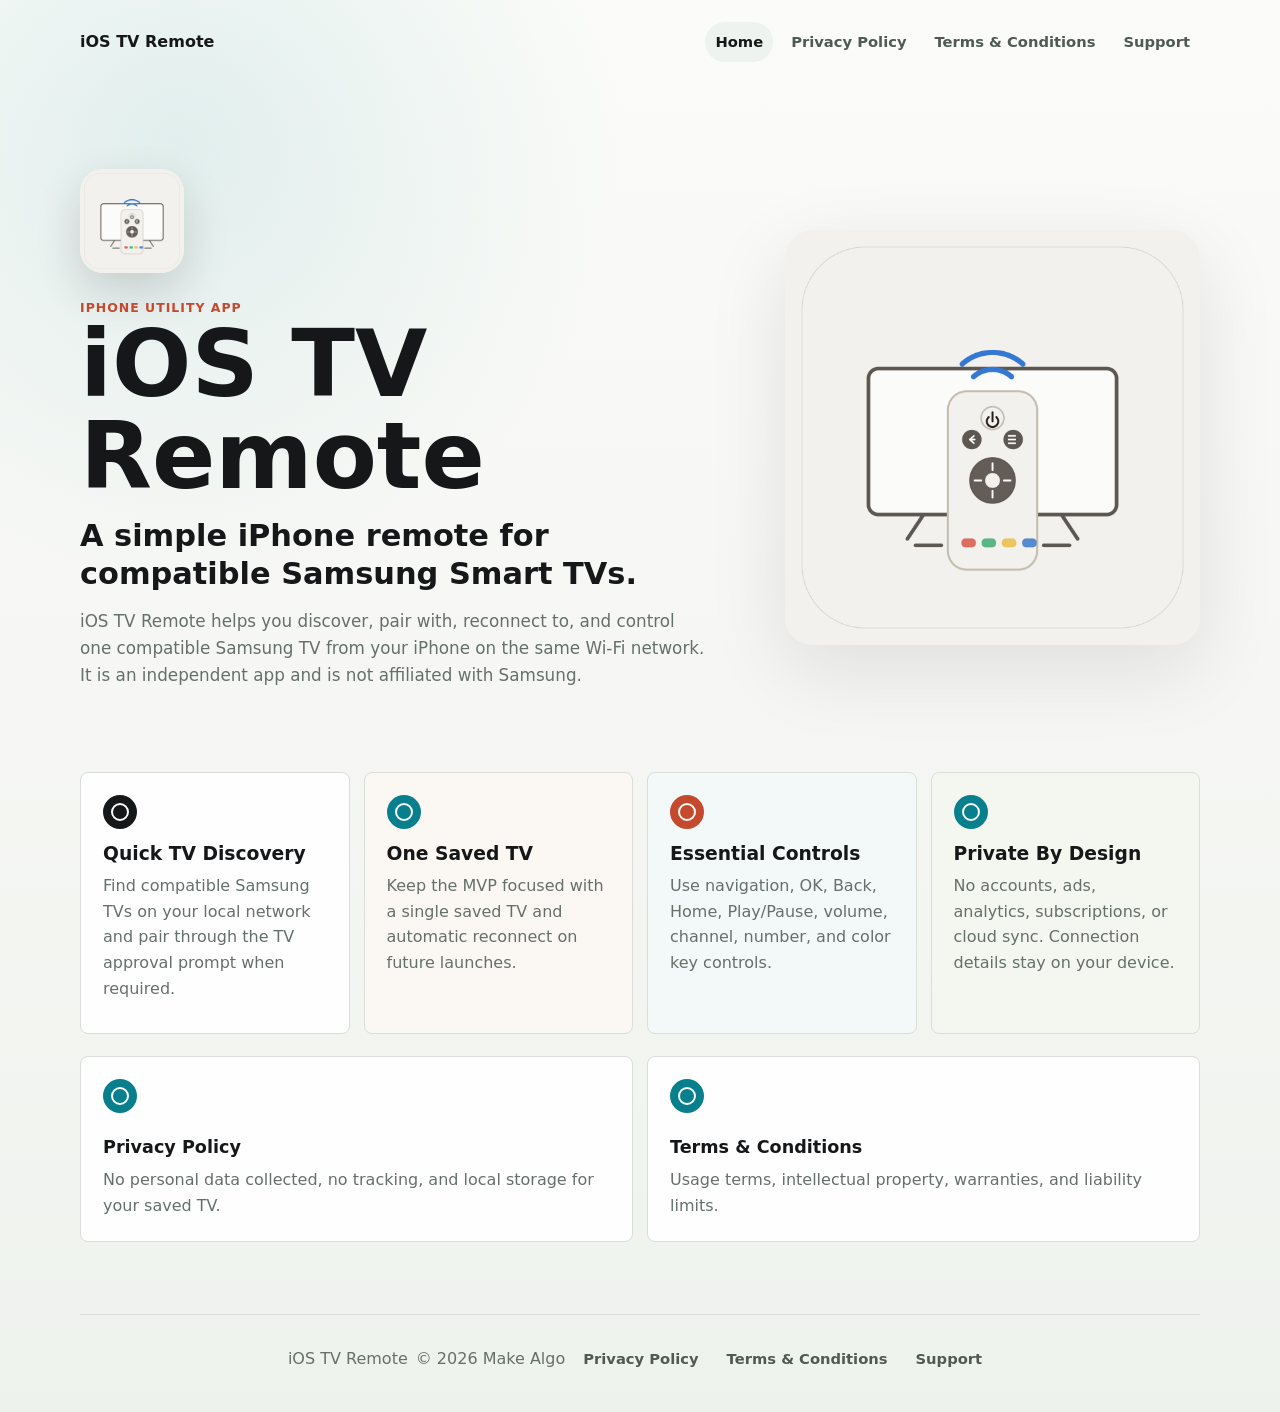
<file: index.html>
<!doctype html>
<html lang="en">
<head>
  <meta charset="utf-8">
  <meta name="viewport" content="width=device-width, initial-scale=1">
  <title>iOS TV Remote - App Info</title>
  <meta name="description" content="iOS TV Remote helps you discover, pair with, reconnect to, and control one compatible Samsung TV from your iPhone on the same Wi-Fi network.">
  <meta property="og:title" content="iOS TV Remote">
  <meta property="og:description" content="iOS TV Remote helps you discover, pair with, reconnect to, and control one compatible Samsung TV from your iPhone on the same Wi-Fi network.">
  <meta property="og:type" content="website">
  <link rel="stylesheet" href="styles.css">
</head>
<body>
  <header class="site-header">
    <a class="brand" href="index.html">iOS TV Remote</a>
    <nav><a href="index.html" class="active">Home</a>
<a href="privacy.html" class="">Privacy Policy</a>
<a href="terms.html" class="">Terms & Conditions</a>
<a href="support.html" class="">Support</a></nav>
  </header>
  <main>
    <section class="hero">
      <div class="hero-copy">
        <img class="app-icon" src="assets/app-icon.png" alt="iOS TV Remote app icon">
        <p class="eyebrow">iPhone Utility App</p>
        <h1>iOS TV Remote</h1>
        <p class="tagline">A simple iPhone remote for compatible Samsung Smart TVs.</p>
        <p class="description">iOS TV Remote helps you discover, pair with, reconnect to, and control one compatible Samsung TV from your iPhone on the same Wi-Fi network. It is an independent app and is not affiliated with Samsung.</p>
      </div>
      <div class="hero-visual" aria-hidden="true">
        <img src="assets/remote-artwork.png" alt="">
      </div>
    </section>
    <section class="feature-grid" aria-label="Features">
      <article class="feature-card">
          <span class="material-symbol" aria-hidden="true"></span>
          <h3>Quick TV Discovery</h3>
          <p>Find compatible Samsung TVs on your local network and pair through the TV approval prompt when required.</p>
        </article>
<article class="feature-card">
          <span class="material-symbol" aria-hidden="true"></span>
          <h3>One Saved TV</h3>
          <p>Keep the MVP focused with a single saved TV and automatic reconnect on future launches.</p>
        </article>
<article class="feature-card">
          <span class="material-symbol" aria-hidden="true"></span>
          <h3>Essential Controls</h3>
          <p>Use navigation, OK, Back, Home, Play/Pause, volume, channel, number, and color key controls.</p>
        </article>
<article class="feature-card">
          <span class="material-symbol" aria-hidden="true"></span>
          <h3>Private By Design</h3>
          <p>No accounts, ads, analytics, subscriptions, or cloud sync. Connection details stay on your device.</p>
        </article>
    </section>
    <section class="link-grid" aria-label="Policy links">
      <a class="link-card" href="privacy.html">
        <span class="material-symbol" aria-hidden="true"></span>
        <strong>Privacy Policy</strong>
        <span>No personal data collected, no tracking, and local storage for your saved TV.</span>
      </a>
      <a class="link-card" href="terms.html">
        <span class="material-symbol" aria-hidden="true"></span>
        <strong>Terms & Conditions</strong>
        <span>Usage terms, intellectual property, warranties, and liability limits.</span>
      </a>
    </section>
  </main>
  <footer class="site-footer">
    <span>iOS TV Remote</span>
    <span>&copy; 2026 Make Algo</span>
    <a href="privacy.html">Privacy Policy</a>
    <a href="terms.html">Terms & Conditions</a>
    <a href="support.html">Support</a>
  </footer>
</body>
</html>
</file>
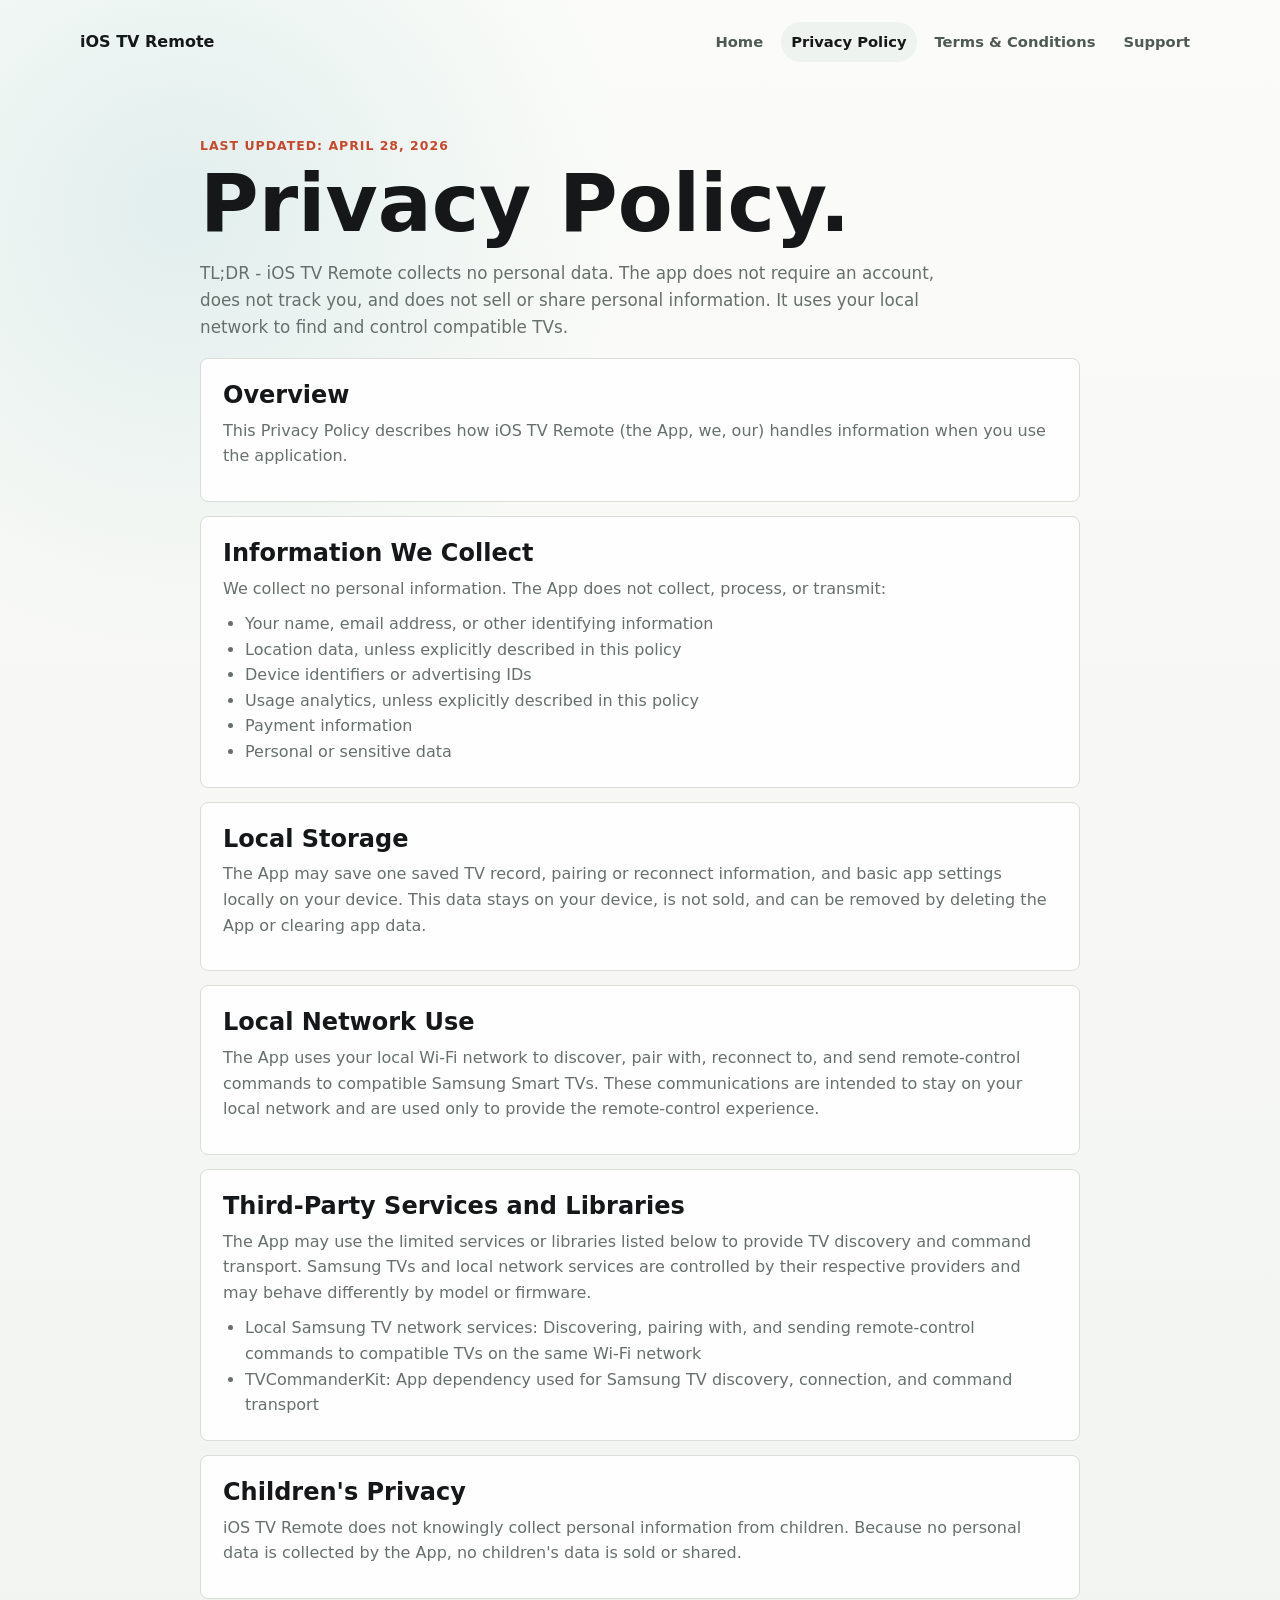
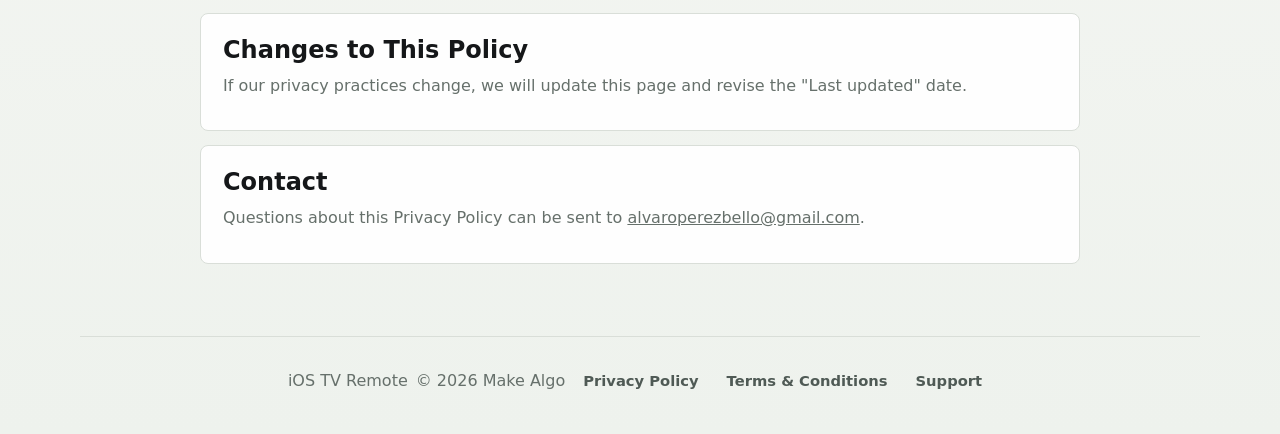
<file: privacy.html>
<!doctype html>
<html lang="en">
<head>
  <meta charset="utf-8">
  <meta name="viewport" content="width=device-width, initial-scale=1">
  <title>Privacy Policy - iOS TV Remote</title>
  <meta name="description" content="iOS TV Remote helps you discover, pair with, reconnect to, and control one compatible Samsung TV from your iPhone on the same Wi-Fi network.">
  <meta property="og:title" content="iOS TV Remote">
  <meta property="og:description" content="iOS TV Remote helps you discover, pair with, reconnect to, and control one compatible Samsung TV from your iPhone on the same Wi-Fi network.">
  <meta property="og:type" content="website">
  <link rel="stylesheet" href="styles.css">
</head>
<body>
  <header class="site-header">
    <a class="brand" href="index.html">iOS TV Remote</a>
    <nav><a href="index.html" class="">Home</a>
<a href="privacy.html" class="active">Privacy Policy</a>
<a href="terms.html" class="">Terms & Conditions</a>
<a href="support.html" class="">Support</a></nav>
  </header>
  <main class="legal-page">
    <p class="eyebrow">Last Updated: April 28, 2026</p>
    <h1>Privacy Policy.</h1>
    <p class="lede">TL;DR - iOS TV Remote collects no personal data. The app does not require an account, does not track you, and does not sell or share personal information. It uses your local network to find and control compatible TVs.</p>
    <section class="legal-section" id="overview"><h2>Overview</h2><p>This Privacy Policy describes how iOS TV Remote (the App, we, our) handles information when you use the application.</p></section><section class="legal-section" id="information-we-collect"><h2>Information We Collect</h2><p>We collect no personal information. The App does not collect, process, or transmit:</p><ul><li>Your name, email address, or other identifying information</li>
<li>Location data, unless explicitly described in this policy</li>
<li>Device identifiers or advertising IDs</li>
<li>Usage analytics, unless explicitly described in this policy</li>
<li>Payment information</li>
<li>Personal or sensitive data</li></ul></section><section class="legal-section" id="local-storage"><h2>Local Storage</h2><p>The App may save one saved TV record, pairing or reconnect information, and basic app settings locally on your device. This data stays on your device, is not sold, and can be removed by deleting the App or clearing app data.</p></section><section class="legal-section" id="network-use"><h2>Local Network Use</h2><p>The App uses your local Wi-Fi network to discover, pair with, reconnect to, and send remote-control commands to compatible Samsung Smart TVs. These communications are intended to stay on your local network and are used only to provide the remote-control experience.</p></section><section class="legal-section" id="third-party-services"><h2>Third-Party Services and Libraries</h2><p>The App may use the limited services or libraries listed below to provide TV discovery and command transport. Samsung TVs and local network services are controlled by their respective providers and may behave differently by model or firmware.</p><ul><li>Local Samsung TV network services: Discovering, pairing with, and sending remote-control commands to compatible TVs on the same Wi-Fi network</li>
<li>TVCommanderKit: App dependency used for Samsung TV discovery, connection, and command transport</li></ul></section><section class="legal-section" id="children-s-privacy"><h2>Children&#x27;s Privacy</h2><p>iOS TV Remote does not knowingly collect personal information from children. Because no personal data is collected by the App, no children's data is sold or shared.</p></section><section class="legal-section" id="changes-to-this-policy"><h2>Changes to This Policy</h2><p>If our privacy practices change, we will update this page and revise the "Last updated" date.</p></section><section class="legal-section" id="contact"><h2>Contact</h2><p>Questions about this Privacy Policy can be sent to <a href="mailto:alvaroperezbello@gmail.com">alvaroperezbello@gmail.com</a>.</p></section>
  </main>
  <footer class="site-footer">
    <span>iOS TV Remote</span>
    <span>&copy; 2026 Make Algo</span>
    <a href="privacy.html">Privacy Policy</a>
    <a href="terms.html">Terms & Conditions</a>
    <a href="support.html">Support</a>
  </footer>
</body>
</html>
</file>
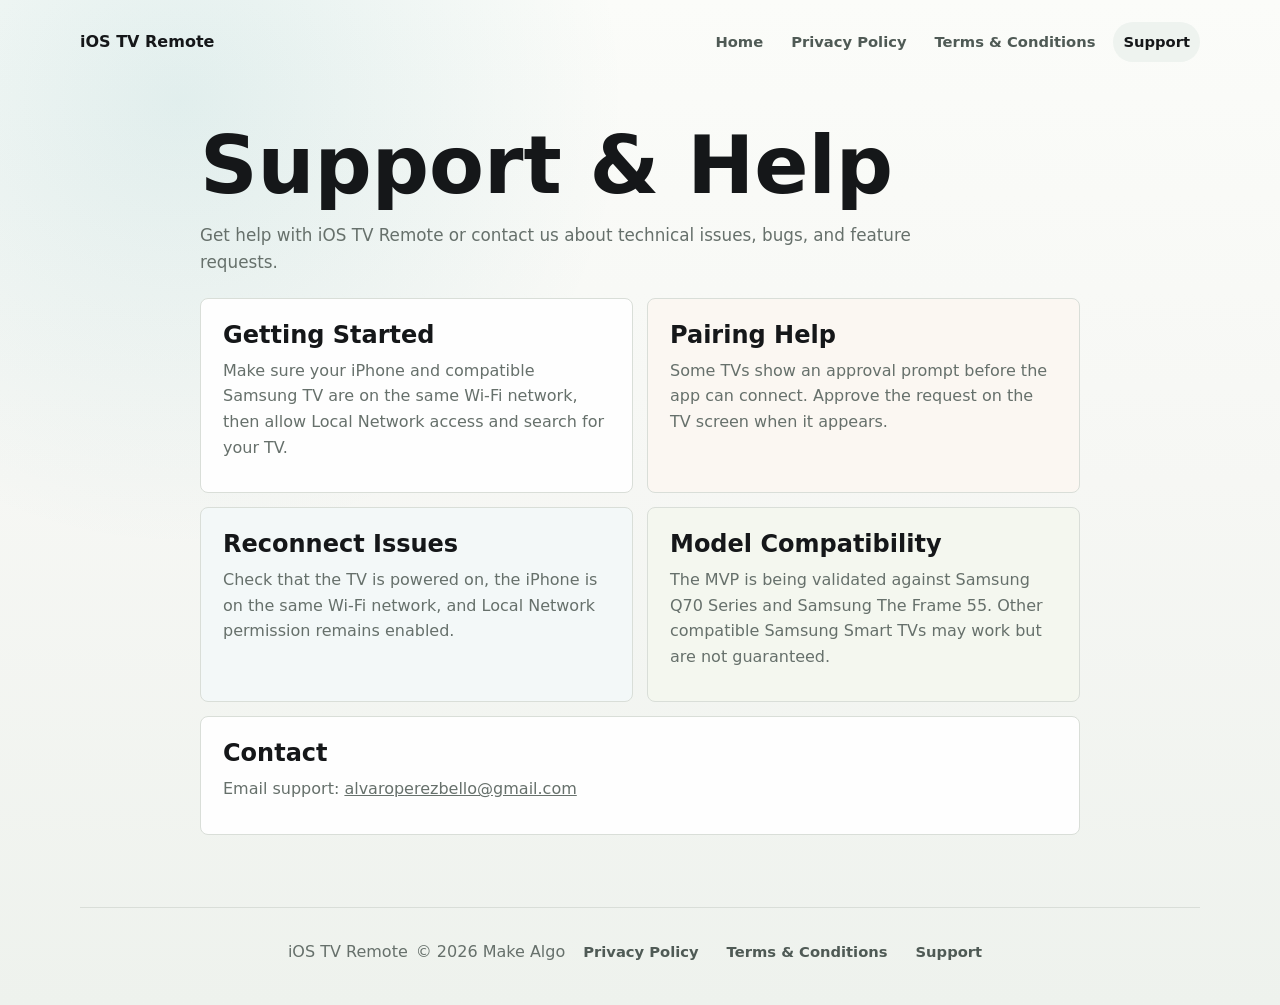
<file: support.html>
<!doctype html>
<html lang="en">
<head>
  <meta charset="utf-8">
  <meta name="viewport" content="width=device-width, initial-scale=1">
  <title>Support - iOS TV Remote</title>
  <meta name="description" content="iOS TV Remote helps you discover, pair with, reconnect to, and control one compatible Samsung TV from your iPhone on the same Wi-Fi network.">
  <meta property="og:title" content="iOS TV Remote">
  <meta property="og:description" content="iOS TV Remote helps you discover, pair with, reconnect to, and control one compatible Samsung TV from your iPhone on the same Wi-Fi network.">
  <meta property="og:type" content="website">
  <link rel="stylesheet" href="styles.css">
</head>
<body>
  <header class="site-header">
    <a class="brand" href="index.html">iOS TV Remote</a>
    <nav><a href="index.html" class="">Home</a>
<a href="privacy.html" class="">Privacy Policy</a>
<a href="terms.html" class="">Terms & Conditions</a>
<a href="support.html" class="active">Support</a></nav>
  </header>
  <main class="support-page">
    <h1>Support & Help</h1>
    <p class="lede">Get help with iOS TV Remote or contact us about technical issues, bugs, and feature requests.</p>
    <section class="support-grid"><article class="support-card"><h2>Getting Started</h2><p>Make sure your iPhone and compatible Samsung TV are on the same Wi-Fi network, then allow Local Network access and search for your TV.</p></article>
<article class="support-card"><h2>Pairing Help</h2><p>Some TVs show an approval prompt before the app can connect. Approve the request on the TV screen when it appears.</p></article>
<article class="support-card"><h2>Reconnect Issues</h2><p>Check that the TV is powered on, the iPhone is on the same Wi-Fi network, and Local Network permission remains enabled.</p></article>
<article class="support-card"><h2>Model Compatibility</h2><p>The MVP is being validated against Samsung Q70 Series and Samsung The Frame 55. Other compatible Samsung Smart TVs may work but are not guaranteed.</p></article></section>
    <section class="contact-panel">
      <h2>Contact</h2>
      <p>Email support: <a href="mailto:alvaroperezbello@gmail.com">alvaroperezbello@gmail.com</a></p>
    </section>
  </main>
  <footer class="site-footer">
    <span>iOS TV Remote</span>
    <span>&copy; 2026 Make Algo</span>
    <a href="privacy.html">Privacy Policy</a>
    <a href="terms.html">Terms & Conditions</a>
    <a href="support.html">Support</a>
  </footer>
</body>
</html>
</file>
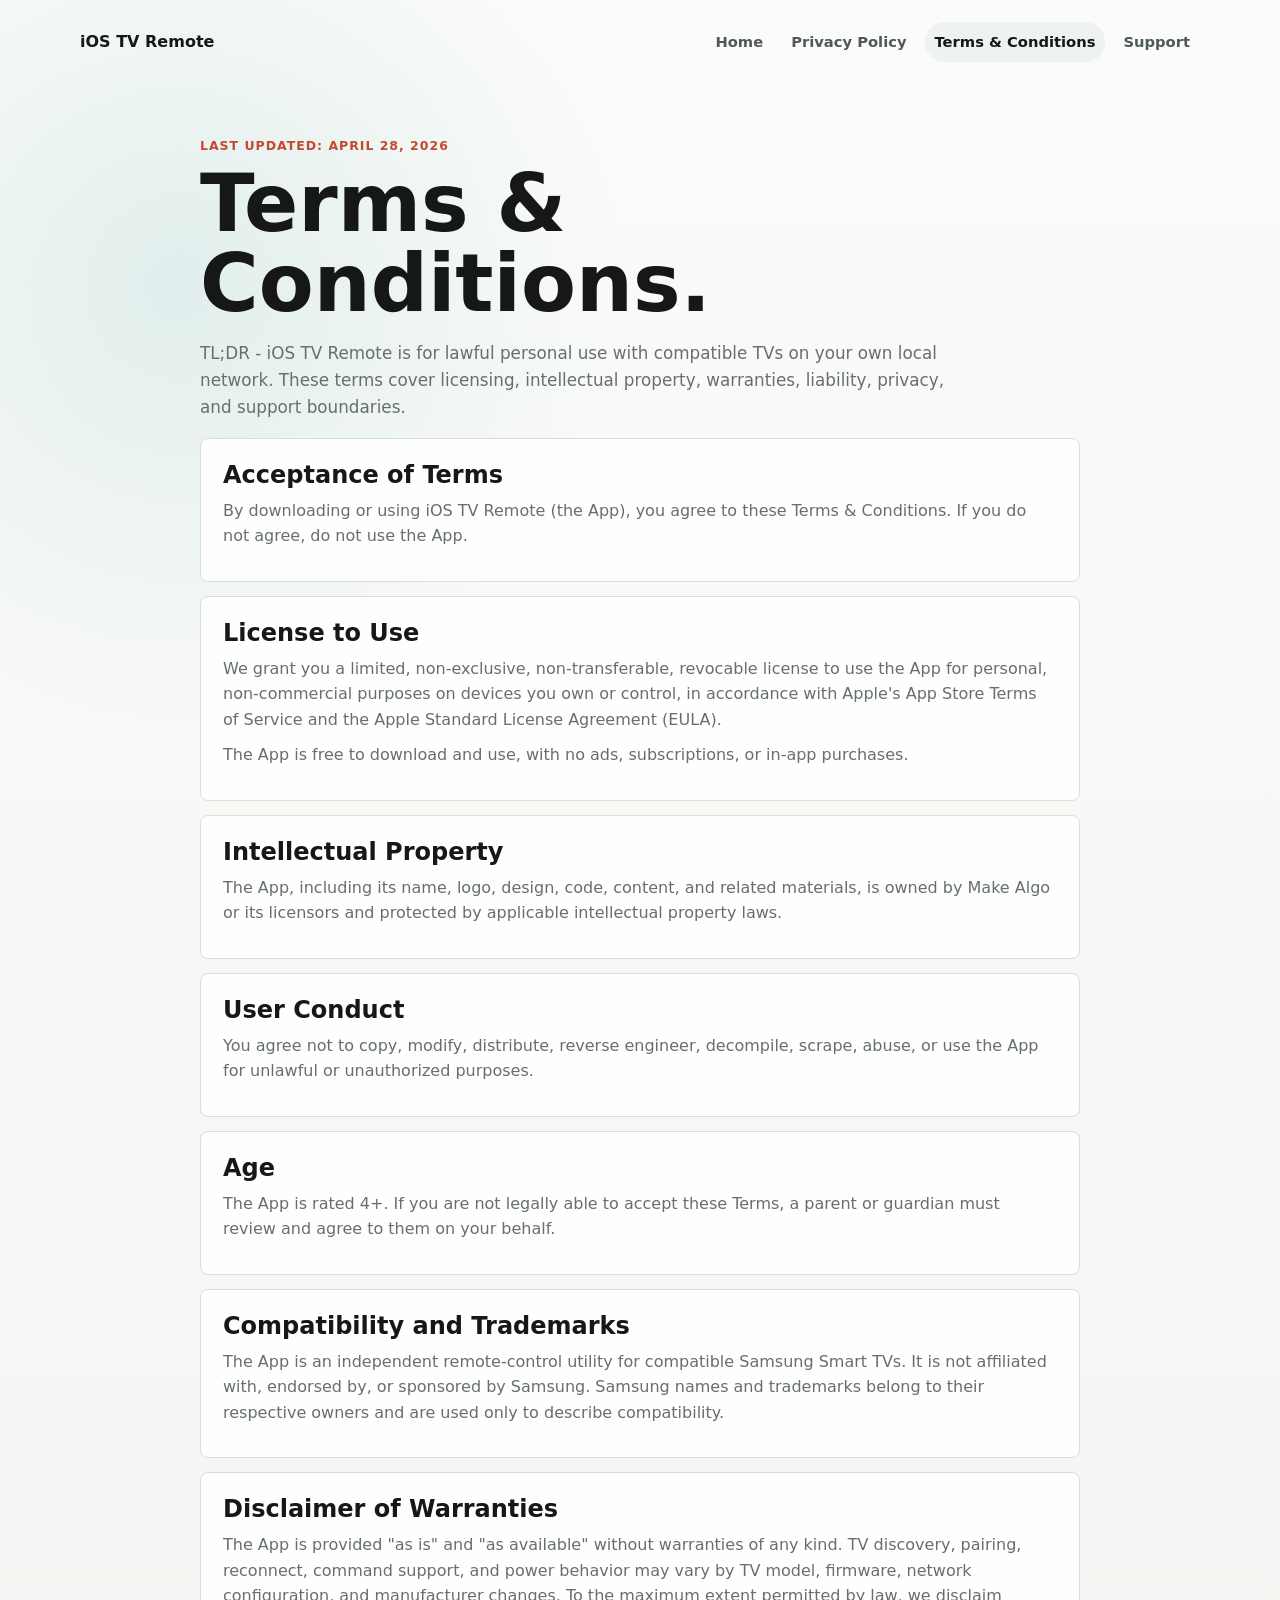
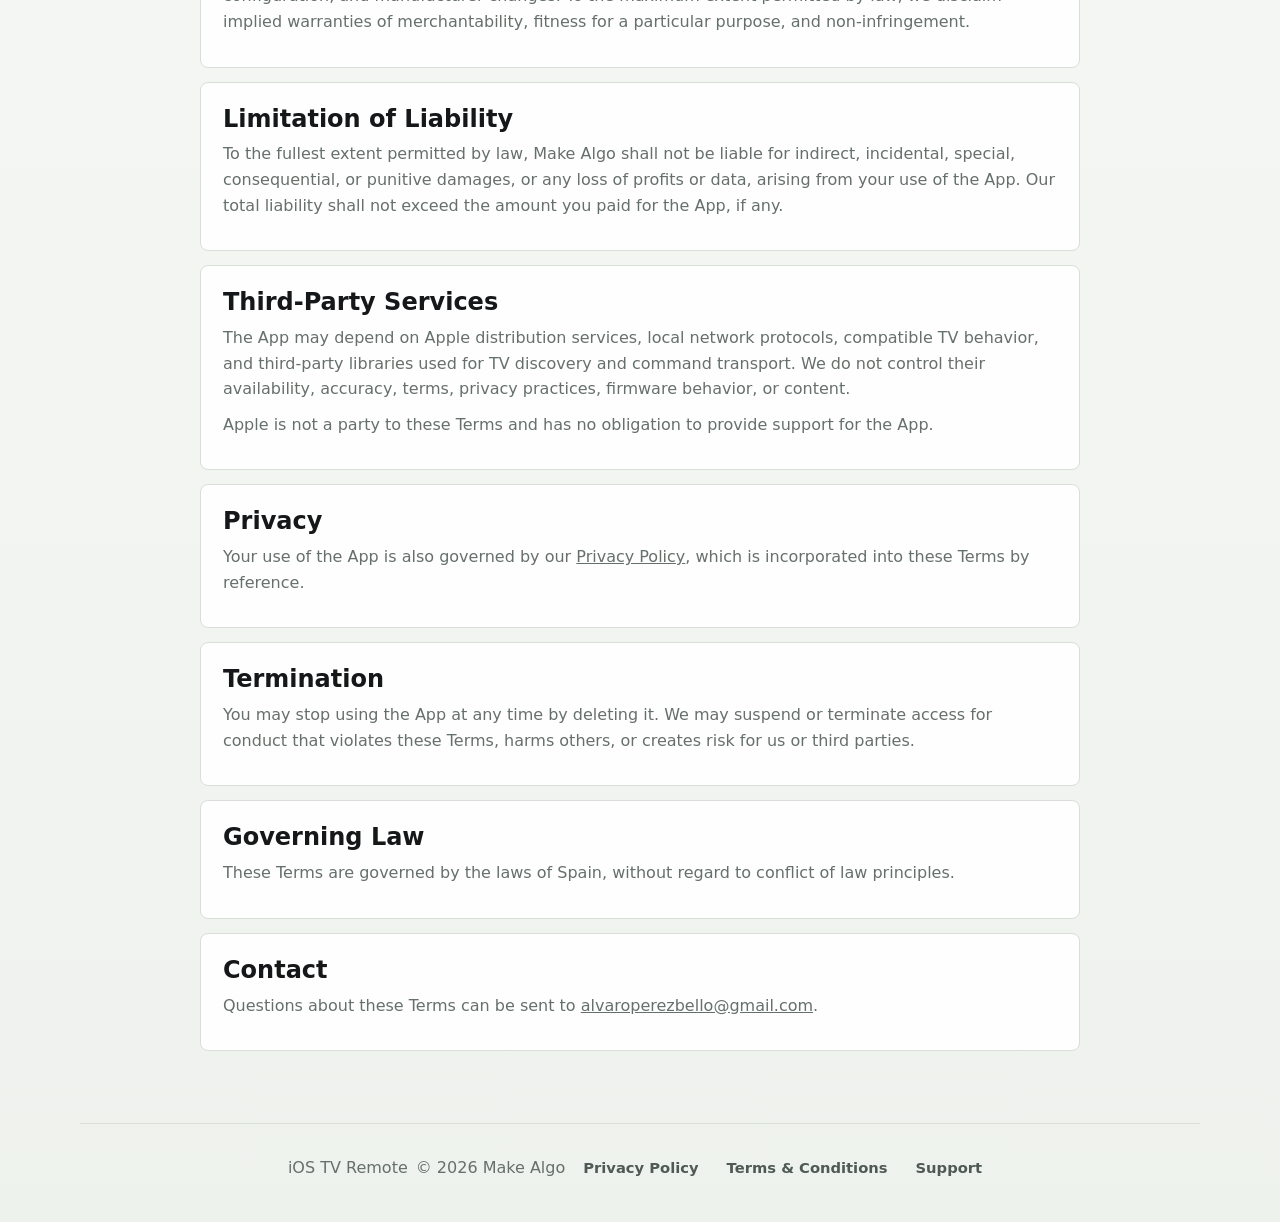
<file: terms.html>
<!doctype html>
<html lang="en">
<head>
  <meta charset="utf-8">
  <meta name="viewport" content="width=device-width, initial-scale=1">
  <title>Terms &amp; Conditions - iOS TV Remote</title>
  <meta name="description" content="iOS TV Remote helps you discover, pair with, reconnect to, and control one compatible Samsung TV from your iPhone on the same Wi-Fi network.">
  <meta property="og:title" content="iOS TV Remote">
  <meta property="og:description" content="iOS TV Remote helps you discover, pair with, reconnect to, and control one compatible Samsung TV from your iPhone on the same Wi-Fi network.">
  <meta property="og:type" content="website">
  <link rel="stylesheet" href="styles.css">
</head>
<body>
  <header class="site-header">
    <a class="brand" href="index.html">iOS TV Remote</a>
    <nav><a href="index.html" class="">Home</a>
<a href="privacy.html" class="">Privacy Policy</a>
<a href="terms.html" class="active">Terms & Conditions</a>
<a href="support.html" class="">Support</a></nav>
  </header>
  <main class="legal-page">
    <p class="eyebrow">Last Updated: April 28, 2026</p>
    <h1>Terms & Conditions.</h1>
    <p class="lede">TL;DR - iOS TV Remote is for lawful personal use with compatible TVs on your own local network. These terms cover licensing, intellectual property, warranties, liability, privacy, and support boundaries.</p>
    <section class="legal-section" id="acceptance-of-terms"><h2>Acceptance of Terms</h2><p>By downloading or using iOS TV Remote (the App), you agree to these Terms & Conditions. If you do not agree, do not use the App.</p></section><section class="legal-section" id="license-to-use"><h2>License to Use</h2><p>We grant you a limited, non-exclusive, non-transferable, revocable license to use the App for personal, non-commercial purposes on devices you own or control, in accordance with Apple's App Store Terms of Service and the Apple Standard License Agreement (EULA).</p><p>The App is free to download and use, with no ads, subscriptions, or in-app purchases.</p></section><section class="legal-section" id="intellectual-property"><h2>Intellectual Property</h2><p>The App, including its name, logo, design, code, content, and related materials, is owned by Make Algo or its licensors and protected by applicable intellectual property laws.</p></section><section class="legal-section" id="user-conduct"><h2>User Conduct</h2><p>You agree not to copy, modify, distribute, reverse engineer, decompile, scrape, abuse, or use the App for unlawful or unauthorized purposes.</p></section><section class="legal-section" id="age"><h2>Age</h2><p>The App is rated 4+. If you are not legally able to accept these Terms, a parent or guardian must review and agree to them on your behalf.</p></section><section class="legal-section" id="compatibility-and-trademarks"><h2>Compatibility and Trademarks</h2><p>The App is an independent remote-control utility for compatible Samsung Smart TVs. It is not affiliated with, endorsed by, or sponsored by Samsung. Samsung names and trademarks belong to their respective owners and are used only to describe compatibility.</p></section><section class="legal-section" id="disclaimer-of-warranties"><h2>Disclaimer of Warranties</h2><p>The App is provided "as is" and "as available" without warranties of any kind. TV discovery, pairing, reconnect, command support, and power behavior may vary by TV model, firmware, network configuration, and manufacturer changes. To the maximum extent permitted by law, we disclaim implied warranties of merchantability, fitness for a particular purpose, and non-infringement.</p></section><section class="legal-section" id="limitation-of-liability"><h2>Limitation of Liability</h2><p>To the fullest extent permitted by law, Make Algo shall not be liable for indirect, incidental, special, consequential, or punitive damages, or any loss of profits or data, arising from your use of the App. Our total liability shall not exceed the amount you paid for the App, if any.</p></section><section class="legal-section" id="third-party-services"><h2>Third-Party Services</h2><p>The App may depend on Apple distribution services, local network protocols, compatible TV behavior, and third-party libraries used for TV discovery and command transport. We do not control their availability, accuracy, terms, privacy practices, firmware behavior, or content.</p><p>Apple is not a party to these Terms and has no obligation to provide support for the App.</p></section><section class="legal-section" id="privacy"><h2>Privacy</h2><p>Your use of the App is also governed by our <a href="privacy.html">Privacy Policy</a>, which is incorporated into these Terms by reference.</p></section><section class="legal-section" id="termination"><h2>Termination</h2><p>You may stop using the App at any time by deleting it. We may suspend or terminate access for conduct that violates these Terms, harms others, or creates risk for us or third parties.</p></section><section class="legal-section" id="governing-law"><h2>Governing Law</h2><p>These Terms are governed by the laws of Spain, without regard to conflict of law principles.</p></section><section class="legal-section" id="contact"><h2>Contact</h2><p>Questions about these Terms can be sent to <a href="mailto:alvaroperezbello@gmail.com">alvaroperezbello@gmail.com</a>.</p></section>
  </main>
  <footer class="site-footer">
    <span>iOS TV Remote</span>
    <span>&copy; 2026 Make Algo</span>
    <a href="privacy.html">Privacy Policy</a>
    <a href="terms.html">Terms & Conditions</a>
    <a href="support.html">Support</a>
  </footer>
</body>
</html>
</file>
<file: styles.css>
:root {
  color-scheme: light;
  --bg: #f6f7f4;
  --ink: #151719;
  --muted: #66706b;
  --line: #d9ded8;
  --panel: #ffffff;
  --panel-soft: #eef3ef;
  --accent: #087f8c;
  --accent-2: #c4492d;
  --accent-3: #5b7d3a;
  --shadow: 0 24px 80px rgba(21, 23, 25, 0.10);
}

* { box-sizing: border-box; }

body {
  margin: 0;
  font-family: ui-sans-serif, system-ui, -apple-system, BlinkMacSystemFont, "Segoe UI", sans-serif;
  background:
    radial-gradient(circle at 14% 10%, rgba(8, 127, 140, 0.10), transparent 28rem),
    linear-gradient(180deg, #fbfcf9 0%, var(--bg) 48%, #eef2ed 100%);
  color: var(--ink);
  line-height: 1.6;
}

a { color: inherit; }

.site-header, .site-footer {
  width: min(1120px, calc(100% - 32px));
  margin: 0 auto;
  display: flex;
  align-items: center;
  justify-content: space-between;
  gap: 18px;
}

.site-header { padding: 22px 0; }

.brand {
  color: var(--ink);
  font-weight: 800;
  text-decoration: none;
}

nav, .site-footer {
  display: flex;
  flex-wrap: wrap;
  gap: 8px;
}

nav a, .site-footer a {
  border-radius: 999px;
  color: #4f5a55;
  font-size: 0.92rem;
  font-weight: 650;
  padding: 8px 10px;
  text-decoration: none;
}

nav a.active, nav a:hover, .site-footer a:hover {
  background: var(--panel-soft);
  color: var(--ink);
}

main {
  width: min(1120px, calc(100% - 32px));
  margin: 0 auto;
  padding: 34px 0 72px;
}

.hero {
  min-height: 56vh;
  display: grid;
  grid-template-columns: minmax(0, 0.94fr) minmax(320px, 0.62fr);
  align-items: center;
  gap: clamp(28px, 6vw, 76px);
  padding: clamp(22px, 4vw, 54px) 0 clamp(20px, 4vw, 44px);
}

.hero-copy {
  min-width: 0;
}

.hero-visual {
  justify-self: center;
  width: min(100%, 430px);
}

.hero-visual img {
  display: block;
  width: 100%;
  height: auto;
  border-radius: 28px;
  box-shadow: var(--shadow);
}

.app-icon {
  width: 104px;
  height: 104px;
  border-radius: 23px;
  object-fit: cover;
  box-shadow: 0 18px 45px rgba(21, 23, 25, 0.16);
}

.app-icon.generated {
  display: grid;
  place-items: center;
  background: linear-gradient(135deg, var(--accent), var(--accent-2));
  color: white;
  font-size: 2.4rem;
  font-weight: 900;
}

.eyebrow {
  margin: 18px 0 0;
  color: var(--accent-2);
  font-size: 0.78rem;
  font-weight: 850;
  letter-spacing: 0.08em;
  text-transform: uppercase;
}

h1 {
  max-width: 780px;
  margin: 0;
  font-size: clamp(3rem, 7.3vw, 6rem);
  letter-spacing: 0;
  line-height: 0.98;
}

.tagline {
  max-width: 700px;
  margin: 16px 0 0;
  color: var(--ink);
  font-size: clamp(1.25rem, 3vw, 1.9rem);
  font-weight: 760;
  line-height: 1.22;
}

.description, .lede {
  max-width: 760px;
  color: var(--muted);
  font-size: 1.05rem;
}

.feature-grid, .link-grid, .support-grid {
  display: grid;
  gap: 14px;
  margin-top: 22px;
}

.feature-grid { grid-template-columns: repeat(4, minmax(0, 1fr)); }
.link-grid { grid-template-columns: repeat(2, minmax(0, 1fr)); }
.support-grid { grid-template-columns: repeat(2, minmax(0, 1fr)); }

.feature-card, .link-card, .support-card, .contact-panel, .legal-section {
  border: 1px solid var(--line);
  border-radius: 8px;
  background: color-mix(in srgb, var(--panel) 92%, var(--panel-soft));
  padding: 22px;
}

.feature-card:nth-child(2), .support-card:nth-child(2) { background: #fbf7f2; }
.feature-card:nth-child(3), .support-card:nth-child(3) { background: #f3f8f8; }
.feature-card:nth-child(4), .support-card:nth-child(4) { background: #f4f7ef; }

.feature-card h3, .support-card h2, .contact-panel h2, .legal-section h2 {
  margin: 0 0 8px;
  line-height: 1.2;
}

.feature-card p, .support-card p, .contact-panel p, .legal-section p {
  margin: 0 0 10px;
  color: var(--muted);
}

.material-symbol {
  display: inline-grid;
  width: 34px;
  height: 34px;
  margin-bottom: 14px;
  place-items: center;
  border-radius: 999px;
  background: var(--ink);
  color: transparent;
  font-size: 0;
  overflow: hidden;
}

.material-symbol::before {
  content: "";
  display: block;
  width: 14px;
  height: 14px;
  border: 2px solid #f9fbf8;
  border-radius: 50%;
}

.feature-card:nth-child(2) .material-symbol,
.feature-card:nth-child(4) .material-symbol,
.link-card .material-symbol { background: var(--accent); }

.feature-card:nth-child(3) .material-symbol { background: var(--accent-2); }

.link-card {
  display: grid;
  gap: 6px;
  text-decoration: none;
}

.link-card strong { font-size: 1.1rem; }
.link-card span:last-child { color: var(--muted); }

.legal-page, .support-page {
  max-width: 880px;
}

.legal-page h1, .support-page h1 {
  margin: 8px 0 12px;
  font-size: clamp(2.6rem, 7vw, 5rem);
  line-height: 1;
}

.legal-section { margin-top: 14px; }

.legal-section ul {
  margin: 8px 0 0;
  padding-left: 22px;
  color: var(--muted);
}

.contact-panel { margin-top: 14px; }

.site-footer {
  border-top: 1px solid var(--line);
  color: var(--muted);
  justify-content: center;
  padding: 24px 0 34px;
}

@media (max-width: 900px) {
  .hero {
    grid-template-columns: 1fr;
    min-height: auto;
    padding-top: 18px;
  }

  .hero-visual {
    width: min(76vw, 360px);
    order: -1;
  }

  .feature-grid, .link-grid, .support-grid {
    grid-template-columns: 1fr;
  }
}

@media (max-width: 640px) {
  .site-header {
    align-items: flex-start;
    flex-direction: column;
  }

  nav a {
    padding-left: 0;
  }

  nav a.active, nav a:hover {
    background: transparent;
    color: var(--accent);
  }
}
</file>
